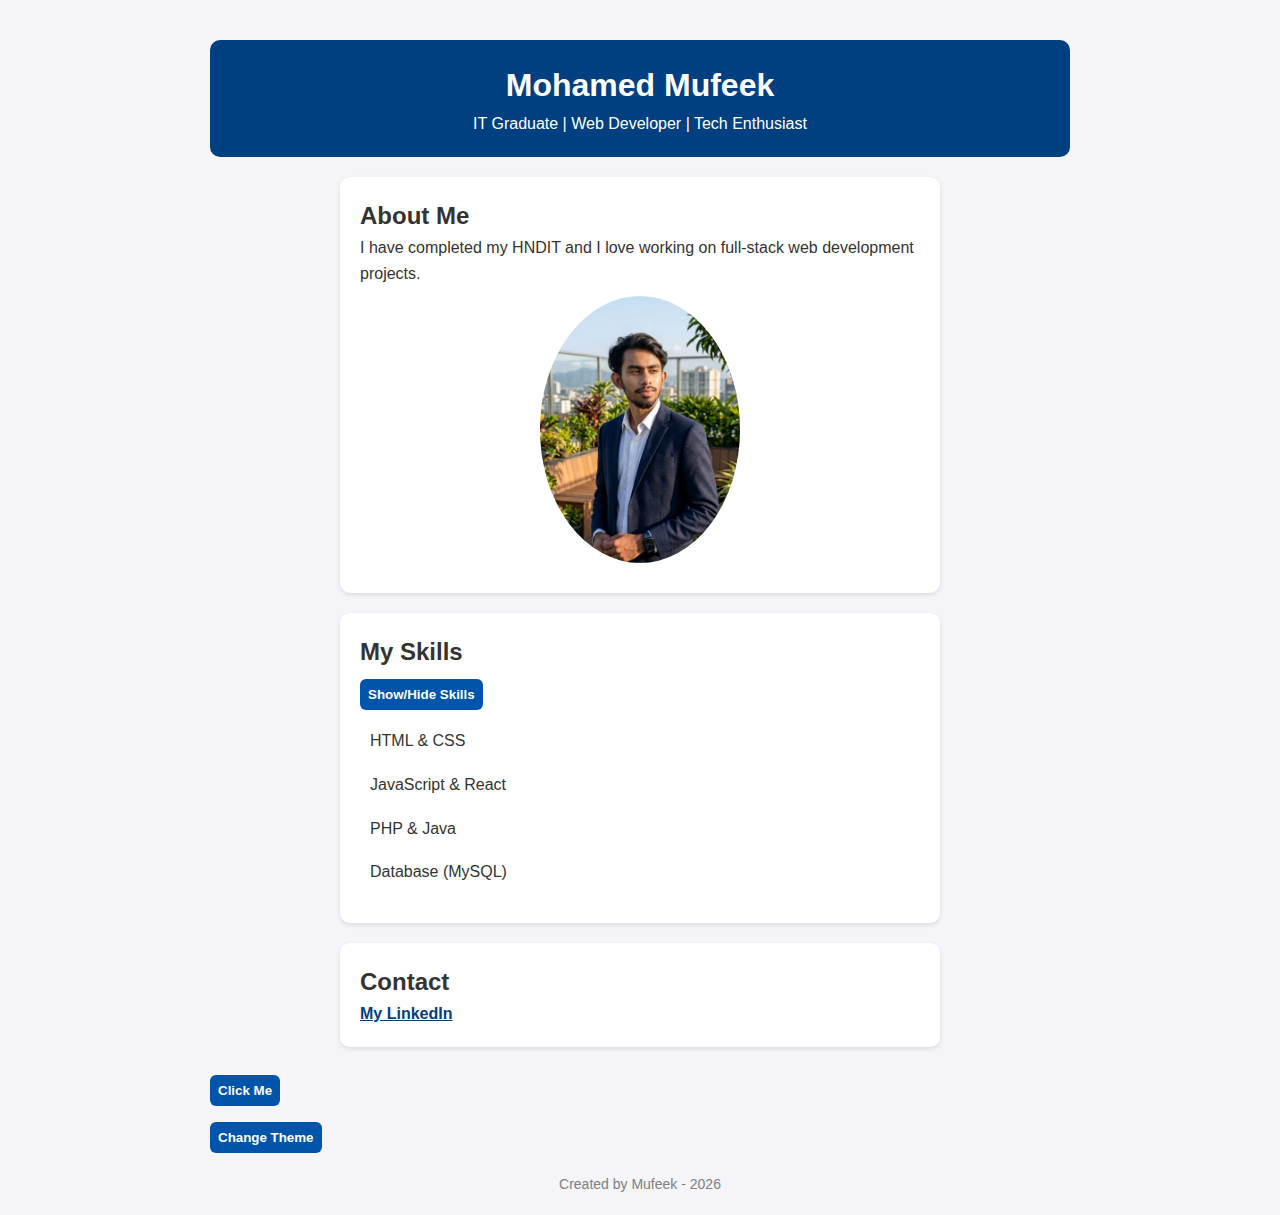
<file: HTML/Index.html>
<!DOCTYPE html>
<html lang="en">
<head>
  <meta charset="UTF-8">
  <meta name="viewport" content="width=device-width, initial-scale=1.0">
  <link rel="stylesheet" href="style.css">
  <title>Mufeek's Profile</title>
</head>
<body>
  <header>
    <h1>Mohamed Mufeek</h1>
    <p>IT Graduate | Web Developer | Tech Enthusiast</p>    
  </header>

  <main>
    <section id="about">
      <h2>About Me</h2>
      <p>I have completed my HNDIT and I love working on full-stack web development projects.</p>      
      <img src="RSJ04278.JPG" alt="Profile Picture">
    </section>

    <section id="skills">
  <h2>My Skills</h2>
  <button id="toggleSkills">Show/Hide Skills</button>
  <ul id="skillsList">
    <li>HTML & CSS</li>
    <li>JavaScript & React</li>
    <li>PHP & Java</li>
    <li>Database (MySQL)</li>
  </ul>
</section>


    <section id="contact">
      <h2>Contact</h2>
      <p><a href="https://www.linkedin.com/in/mohamed-mufeek-28983134a">My LinkedIn</a></p>
    </section>
    <button id="btn">Click Me</button>
      <p id="message"></p>
      <button id="themeBtn">Change Theme</button>
  </main>
  <footer>
    <p>Created by Mufeek - <span id="year"></span></p>
  </footer>

  <script src="script.js"></script>
</body>
</html>
</file>
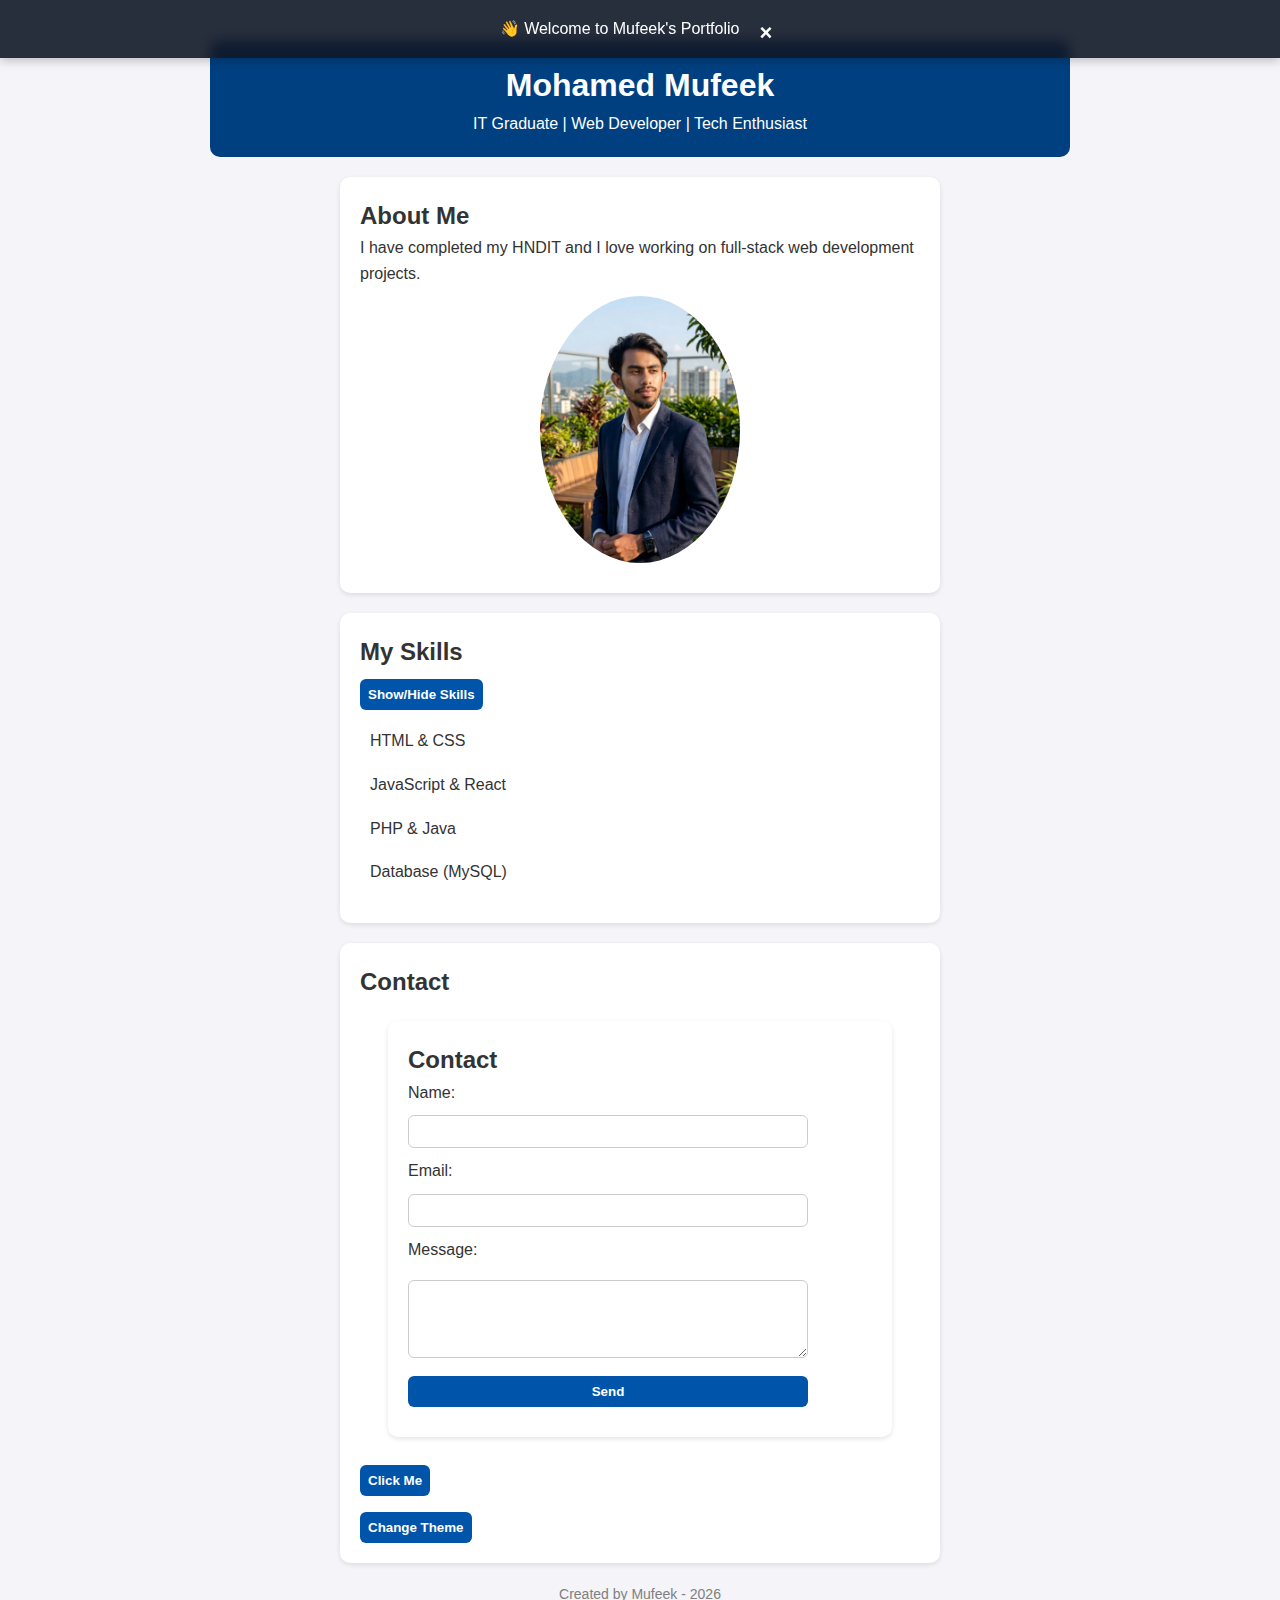
<file: HTML/index.html>
<!DOCTYPE html>
<html lang="en">
<head>
  <meta charset="UTF-8">
  <meta name="viewport" content="width=device-width, initial-scale=1.0">
  <link rel="stylesheet" href="style.css">
  <title>Mufeek's Profile</title>
</head>
<body>
   <!-- Alert Banner -->
  <div id="alertBanner" role="alert" aria-live="assertive">
    <span id="alertText">👋 Welcome to Mufeek's Portfolio</span>
    <button id="alertClose" aria-label="Close alert">×</button>
  </div>
  <header>
    <h1>Mohamed Mufeek</h1>
    <p>IT Graduate | Web Developer | Tech Enthusiast</p>    
  </header>

  <main>
    
    <section id="about">
      <h2>About Me</h2>
      <p>I have completed my HNDIT and I love working on full-stack web development projects.</p>      
      <img src="RSJ04278.JPG" alt="Profile Picture">
    </section>

    <section id="skills">
  <h2>My Skills</h2>
  <button id="toggleSkills">Show/Hide Skills</button>
  <ul id="skillsList">
    <li>HTML & CSS</li>
    <li>JavaScript & React</li>
    <li>PHP & Java</li>
    <li>Database (MySQL)</li>
  </ul>
</section>


    <section id="contact">
      <h2>Contact</h2>
      <section id="contact">
  <h2>Contact</h2>
  <form id="contactForm">
    <label for="name">Name:</label>
    <input type="text" id="name" required>

    <label for="email">Email:</label>
    <input type="email" id="email" required>

    <label for="message">Message:</label>
    <textarea id="message" rows="4" required></textarea>

    <button type="submit">Send</button>
  </form>
  <p id="formMessage"></p>
</section>

    <button id="btn">Click Me</button>
      <p id="message"></p>
      <button id="themeBtn">Change Theme</button>
  </main>
  <footer>
    <p>Created by Mufeek - <span id="year"></span></p>
  </footer>

  <script src="script.js"></script>
</body>
</html>
</file>
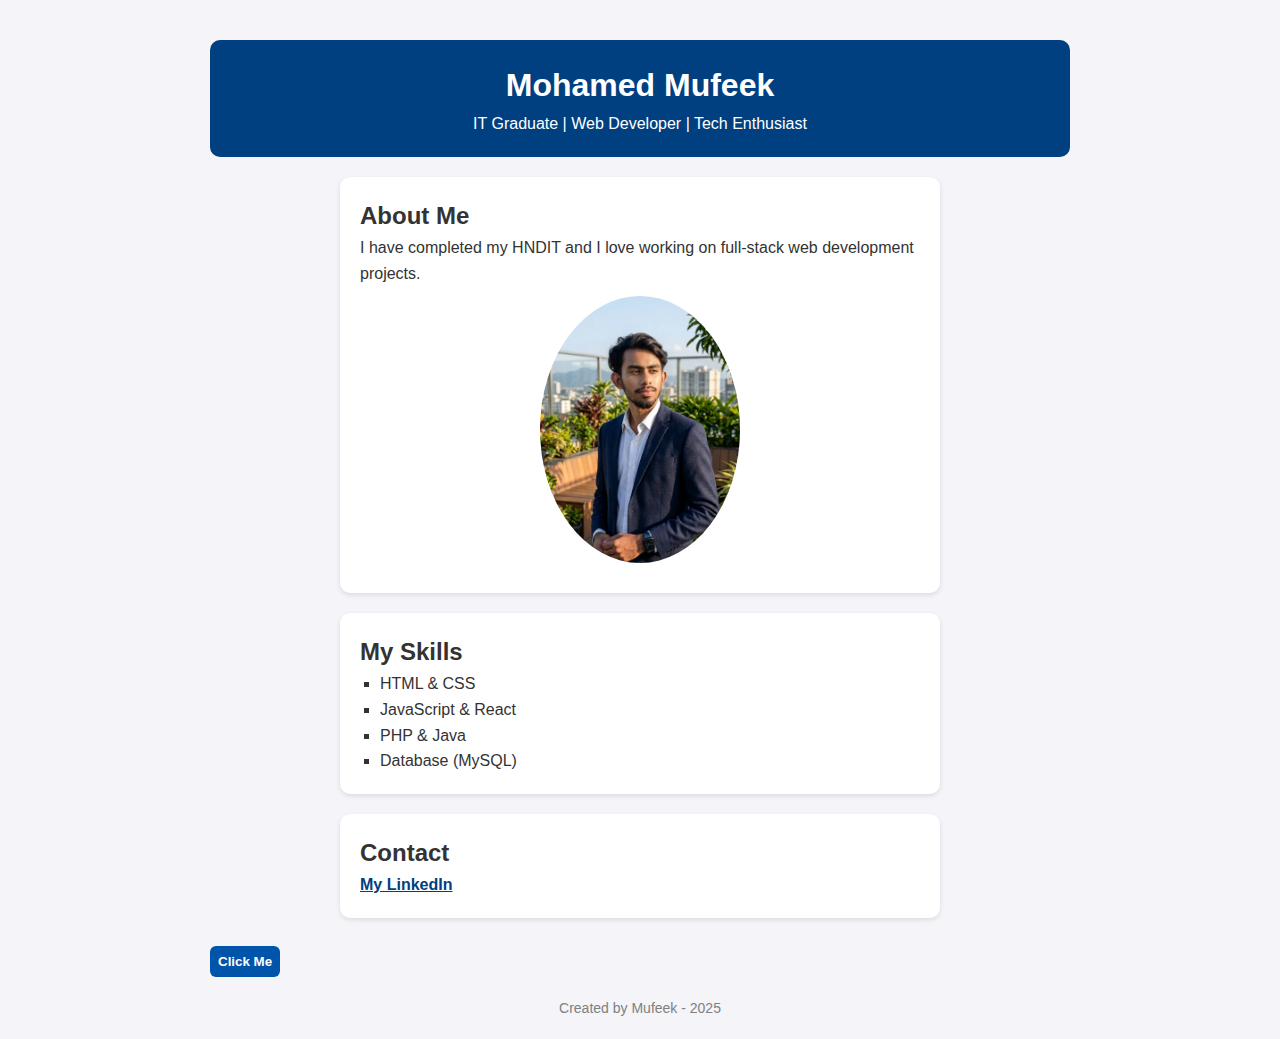
<file: HTML/profile.html>
<!DOCTYPE html>
<html lang="en">
<head>
  <meta charset="UTF-8">
  <meta name="viewport" content="width=device-width, initial-scale=1.0">
  <link rel="stylesheet" href="style.css">
  <title>Mufeek's Profile</title>
</head>
<body>
  <header>
    <h1>Mohamed Mufeek</h1>
    <p>IT Graduate | Web Developer | Tech Enthusiast</p>
  </header>

  <main>
    <section id="about">
      <h2>About Me</h2>
      <p>I have completed my HNDIT and I love working on full-stack web development projects.</p>
      <img src="RSJ04278.JPG" alt="Profile Picture">
    </section>

    <section id="skills">
      <h2>My Skills</h2>
      <ul>
        <li>HTML & CSS</li>
        <li>JavaScript & React</li>
        <li>PHP & Java</li>
        <li>Database (MySQL)</li>
      </ul>
    </section>

    <section id="contact">
      <h2>Contact</h2>
      <p><a href="https://www.linkedin.com/in/mohamed-mufeek-28983134a">My LinkedIn</a></p>
    </section>
    <button onclick="showMessage()">Click Me</button>
  </main>
  <footer>
    <p>Created by Mufeek - 2025</p>
  </footer>
  <script src="script.js"></script>
</body>
</html>
</file>
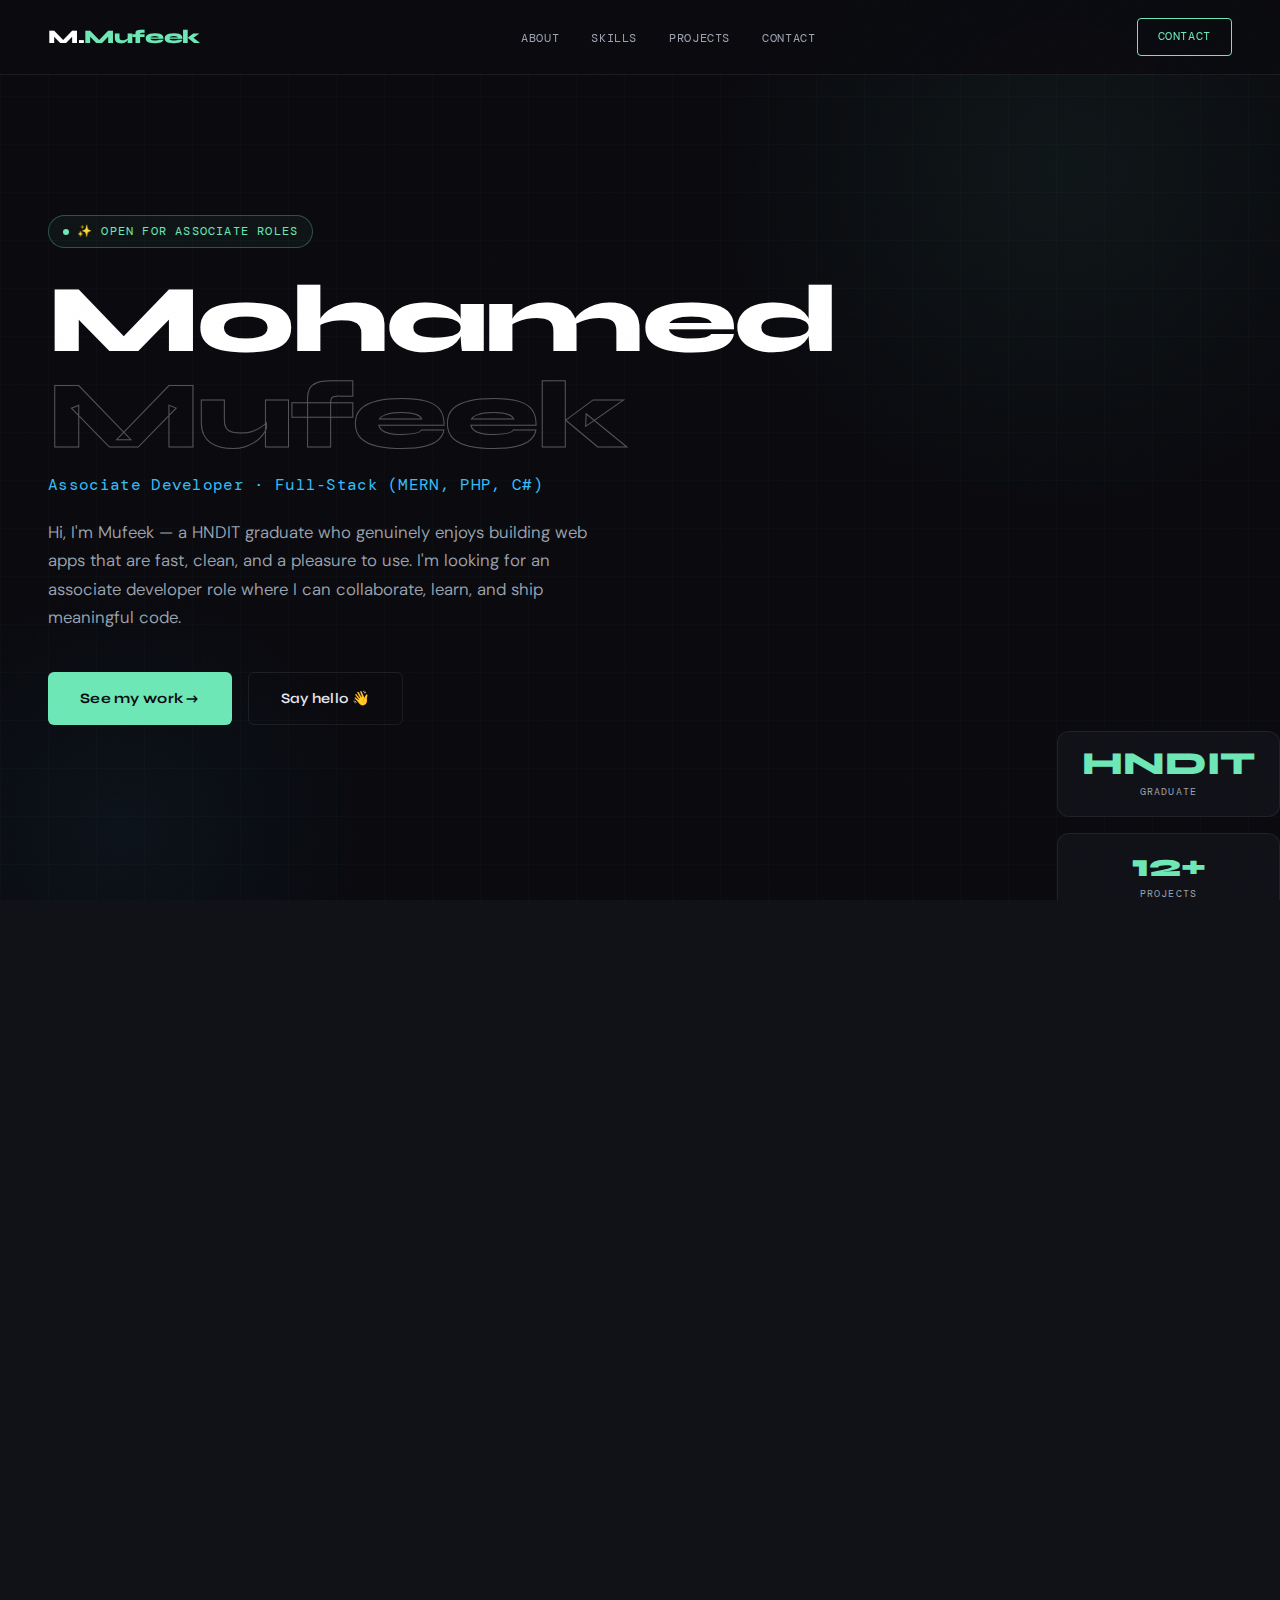
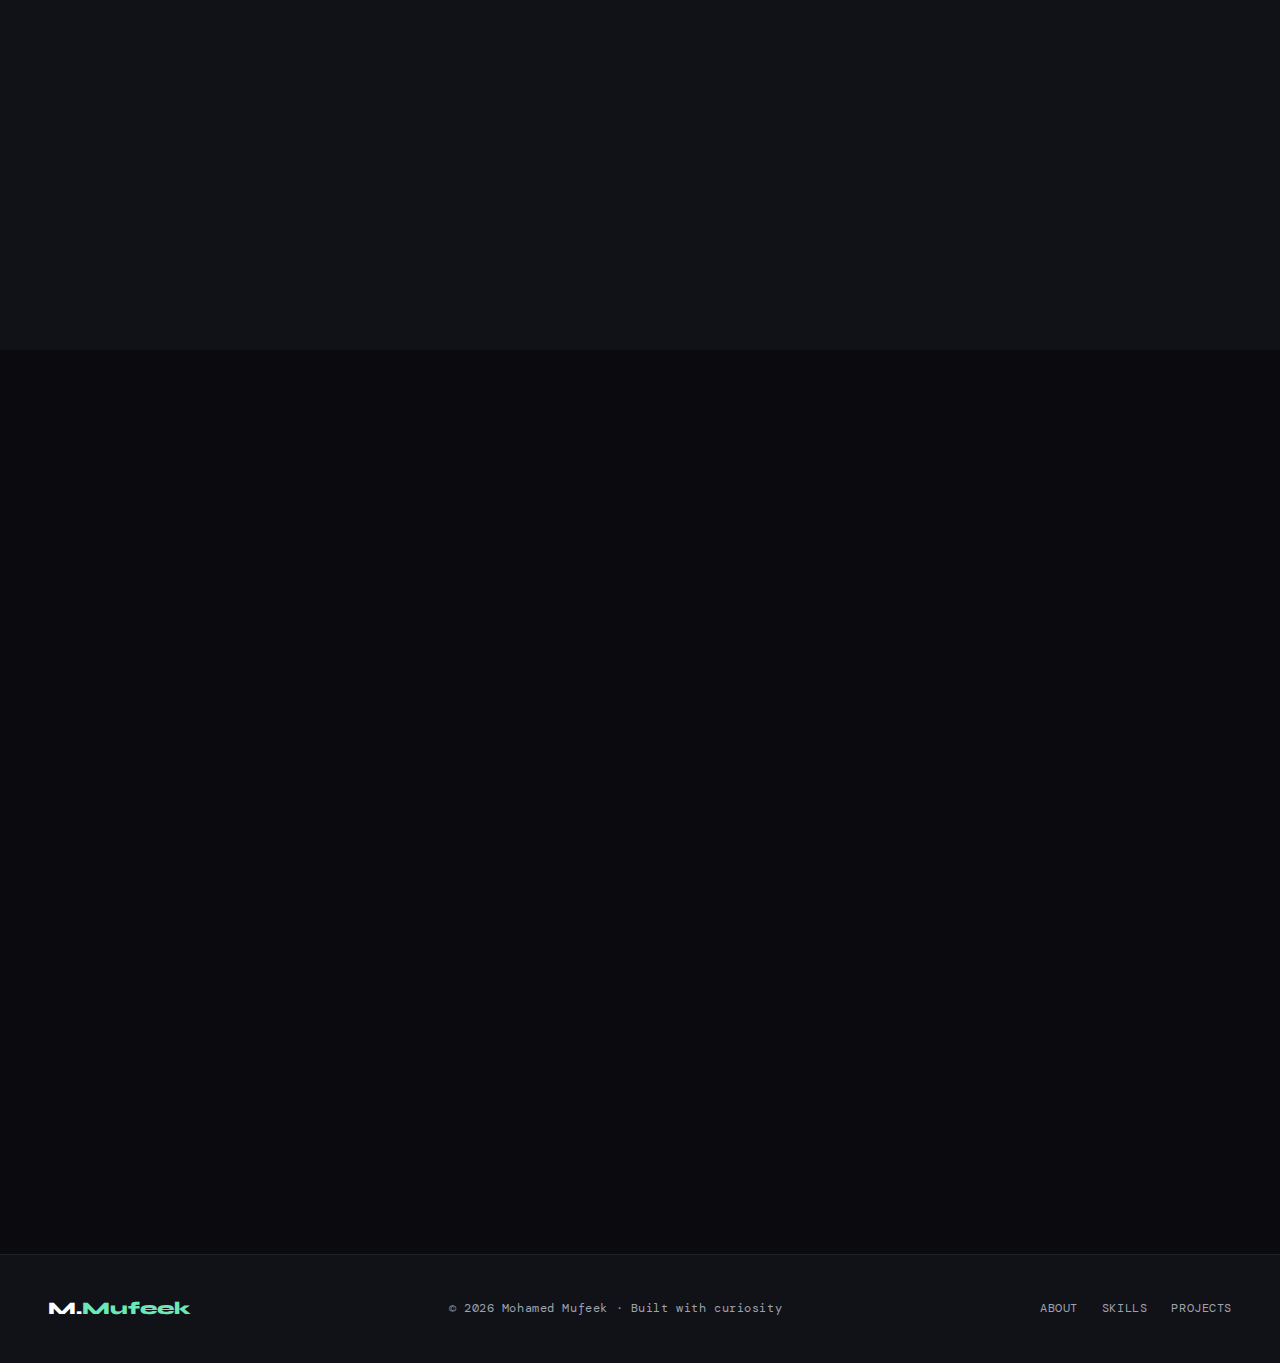
<file: HTML/Profile.html>
<!DOCTYPE html>
<html lang="en">
<head>
  <meta charset="UTF-8">
  <meta name="viewport" content="width=device-width, initial-scale=1.0">
  <title>Mohamed Mufeek — Associate Developer Portfolio</title>
  <meta name="description" content="Associate Developer skilled in MERN, PHP, Laravel, C#, Vue, MySQL, and Git. HNDIT graduate looking for full‑stack opportunities.">
  <link rel="preconnect" href="https://fonts.googleapis.com">
  <link href="https://fonts.googleapis.com/css2?family=Syne:wght@400;600;700;800&family=DM+Mono:wght@300;400;500&family=DM+Sans:wght@300;400;500;600&display=swap" rel="stylesheet">
  <style>
    :root {
      --bg: #0a0a0f;
      --surface: #111118;
      --surface2: #16161f;
      --border: rgba(255,255,255,0.07);
      --accent: #6ee7b7;
      --accent2: #38bdf8;
      --accent3: #a78bfa;
      --text: #e8e8f0;
      --muted: #9ca3af;
      --heading: #ffffff;
      --glow: rgba(110,231,183,0.15);
    }

    *, *::before, *::after { box-sizing: border-box; margin: 0; padding: 0; }

    html { scroll-behavior: smooth; }

    body {
      font-family: 'DM Sans', sans-serif;
      background: var(--bg);
      color: var(--text);
      line-height: 1.6;
      overflow-x: hidden;
    }

    body::before {
      content: '';
      position: fixed;
      inset: 0;
      background-image: url("data:image/svg+xml,%3Csvg viewBox='0 0 256 256' xmlns='http://www.w3.org/2000/svg'%3E%3Cfilter id='noise'%3E%3CfeTurbulence type='fractalNoise' baseFrequency='0.9' numOctaves='4' stitchTiles='stitch'/%3E%3C/filter%3E%3Crect width='100%25' height='100%25' filter='url(%23noise)' opacity='0.03'/%3E%3C/svg%3E");
      pointer-events: none;
      z-index: 9999;
      opacity: 0.3;
    }

    ::-webkit-scrollbar { width: 4px; }
    ::-webkit-scrollbar-track { background: var(--bg); }
    ::-webkit-scrollbar-thumb { background: var(--accent); border-radius: 2px; }

    nav {
      position: fixed;
      top: 0; left: 0; right: 0;
      z-index: 100;
      display: flex;
      justify-content: space-between;
      align-items: center;
      padding: 18px 48px;
      background: rgba(10,10,15,0.85);
      backdrop-filter: blur(16px);
      border-bottom: 1px solid var(--border);
      transition: padding 0.2s ease;
    }

    .nav-logo {
      font-family: 'Syne', sans-serif;
      font-weight: 800;
      font-size: 1.2rem;
      color: var(--heading);
      letter-spacing: -0.02em;
    }

    .nav-logo span { color: var(--accent); }

    .nav-links {
      display: flex;
      gap: 32px;
      list-style: none;
    }

    .nav-links a {
      font-family: 'DM Mono', monospace;
      font-size: 0.78rem;
      color: var(--muted);
      text-decoration: none;
      letter-spacing: 0.05em;
      text-transform: uppercase;
      transition: color 0.2s;
    }

    .nav-links a:hover { color: var(--accent); }

    .nav-cta {
      font-family: 'DM Mono', monospace;
      font-size: 0.78rem;
      padding: 8px 20px;
      border: 1px solid var(--accent);
      color: var(--accent);
      border-radius: 4px;
      text-decoration: none;
      letter-spacing: 0.05em;
      text-transform: uppercase;
      transition: all 0.2s;
    }

    .nav-cta:hover {
      background: var(--accent);
      color: var(--bg);
    }

    .hamburger {
      display: none;
      flex-direction: column;
      gap: 5px;
      cursor: pointer;
      background: none;
      border: none;
      padding: 4px;
    }

    .hamburger span {
      display: block;
      width: 24px;
      height: 2px;
      background: var(--text);
      border-radius: 2px;
      transition: all 0.3s;
    }

    #hero {
      min-height: 100vh;
      display: flex;
      align-items: center;
      padding: 100px 48px 60px;
      position: relative;
      overflow: hidden;
    }

    .hero-grid-bg {
      position: absolute;
      inset: 0;
      background-image:
        linear-gradient(rgba(110,231,183,0.02) 1px, transparent 1px),
        linear-gradient(90deg, rgba(110,231,183,0.02) 1px, transparent 1px);
      background-size: 48px 48px;
    }

    .hero-glow {
      position: absolute;
      top: -20%;
      right: -10%;
      width: 700px;
      height: 700px;
      background: radial-gradient(circle, rgba(110,231,183,0.06) 0%, transparent 70%);
      pointer-events: none;
    }

    .hero-glow2 {
      position: absolute;
      bottom: -20%;
      left: -10%;
      width: 500px;
      height: 500px;
      background: radial-gradient(circle, rgba(56,189,248,0.05) 0%, transparent 70%);
      pointer-events: none;
    }

    .hero-content {
      position: relative;
      max-width: 900px;
    }

    .hero-badge {
      display: inline-flex;
      align-items: center;
      gap: 8px;
      font-family: 'DM Mono', monospace;
      font-size: 0.75rem;
      color: var(--accent);
      letter-spacing: 0.1em;
      text-transform: uppercase;
      margin-bottom: 24px;
      padding: 6px 14px;
      border: 1px solid rgba(110,231,183,0.3);
      border-radius: 100px;
      background: rgba(110,231,183,0.05);
      animation: fadeUp 0.6s ease both;
    }

    .hero-badge::before {
      content: '';
      width: 6px; height: 6px;
      background: var(--accent);
      border-radius: 50%;
      animation: pulse 2s infinite;
    }

    @keyframes pulse {
      0%, 100% { opacity: 1; transform: scale(1); }
      50% { opacity: 0.5; transform: scale(0.7); }
    }

    .hero-name {
      font-family: 'Syne', sans-serif;
      font-size: clamp(3rem, 8vw, 6rem);
      font-weight: 800;
      line-height: 1;
      letter-spacing: -0.03em;
      color: var(--heading);
      margin-bottom: 8px;
      animation: fadeUp 0.6s 0.1s ease both;
    }

    .hero-name .line2 {
      color: transparent;
      -webkit-text-stroke: 1px rgba(255,255,255,0.3);
    }

    .hero-role {
      font-family: 'DM Mono', monospace;
      font-size: clamp(0.85rem, 2vw, 1rem);
      color: var(--accent2);
      margin-bottom: 20px;
      letter-spacing: 0.02em;
      animation: fadeUp 0.6s 0.2s ease both;
    }

    .hero-desc {
      font-size: 1.05rem;
      color: var(--muted);
      max-width: 560px;
      margin-bottom: 40px;
      font-weight: 350;
      animation: fadeUp 0.6s 0.3s ease both;
      line-height: 1.7;
    }

    .hero-actions {
      display: flex;
      gap: 16px;
      flex-wrap: wrap;
      animation: fadeUp 0.6s 0.4s ease both;
    }

    .btn-primary {
      display: inline-flex;
      align-items: center;
      gap: 8px;
      padding: 14px 32px;
      background: var(--accent);
      color: var(--bg);
      font-family: 'Syne', sans-serif;
      font-weight: 700;
      font-size: 0.9rem;
      border-radius: 6px;
      text-decoration: none;
      letter-spacing: 0.02em;
      transition: all 0.25s;
      border: none;
      cursor: pointer;
    }

    .btn-primary:hover {
      transform: translateY(-2px);
      box-shadow: 0 8px 30px rgba(110,231,183,0.3);
    }

    .btn-outline {
      display: inline-flex;
      align-items: center;
      gap: 8px;
      padding: 14px 32px;
      border: 1px solid var(--border);
      color: var(--text);
      font-family: 'Syne', sans-serif;
      font-weight: 600;
      font-size: 0.9rem;
      border-radius: 6px;
      text-decoration: none;
      letter-spacing: 0.02em;
      transition: all 0.25s;
      background: transparent;
      cursor: pointer;
    }

    .btn-outline:hover {
      border-color: var(--accent);
      color: var(--accent);
      transform: translateY(-2px);
    }

    .hero-stats {
      position: absolute;
      right: 0;
      bottom: -20px;
      display: flex;
      flex-direction: column;
      gap: 16px;
      animation: fadeUp 0.6s 0.5s ease both;
    }

    .stat-card {
      background: var(--surface);
      border: 1px solid var(--border);
      border-radius: 12px;
      padding: 16px 24px;
      text-align: center;
      min-width: 120px;
    }

    .stat-num {
      font-family: 'Syne', sans-serif;
      font-size: 2rem;
      font-weight: 800;
      color: var(--accent);
      line-height: 1;
    }

    .stat-label {
      font-family: 'DM Mono', monospace;
      font-size: 0.65rem;
      color: var(--muted);
      text-transform: uppercase;
      letter-spacing: 0.1em;
      margin-top: 4px;
    }

    @keyframes fadeUp {
      from { opacity: 0; transform: translateY(24px); }
      to { opacity: 1; transform: translateY(0); }
    }

    section { padding: 100px 48px; }

    .section-label {
      font-family: 'DM Mono', monospace;
      font-size: 0.72rem;
      color: var(--accent);
      letter-spacing: 0.15em;
      text-transform: uppercase;
      margin-bottom: 12px;
    }

    .section-title {
      font-family: 'Syne', sans-serif;
      font-size: clamp(2rem, 4vw, 3rem);
      font-weight: 800;
      color: var(--heading);
      letter-spacing: -0.02em;
      line-height: 1.1;
      margin-bottom: 16px;
    }

    .section-sub {
      color: var(--muted);
      max-width: 520px;
      font-weight: 350;
      margin-bottom: 60px;
    }

    .container { max-width: 1100px; margin: 0 auto; }

    #about { background: var(--surface); }

    .about-grid {
      display: grid;
      grid-template-columns: 1fr 1fr;
      gap: 80px;
      align-items: center;
    }

    .about-img-wrap { position: relative; }

    .about-img-frame {
      width: 100%;
      aspect-ratio: 1;
      max-width: 380px;
      border-radius: 20px;
      background: var(--surface2);
      border: 1px solid var(--border);
      overflow: hidden;
      position: relative;
    }

    .about-img-frame img {
      width: 100%;
      height: 100%;
      object-fit: cover;
      display: block;
    }

    .about-img-frame .placeholder-avatar {
      width: 100%;
      height: 100%;
      display: flex;
      align-items: center;
      justify-content: center;
      font-size: 5rem;
      background: var(--surface2);
      color: var(--accent);
    }

    .about-img-accent {
      position: absolute;
      bottom: -20px;
      right: -20px;
      width: 180px;
      height: 180px;
      border: 2px solid var(--accent);
      border-radius: 16px;
      z-index: -1;
    }

    .about-tag-row {
      display: flex;
      gap: 10px;
      flex-wrap: wrap;
      margin-bottom: 28px;
    }

    .tag {
      font-family: 'DM Mono', monospace;
      font-size: 0.72rem;
      padding: 5px 12px;
      border-radius: 100px;
      background: rgba(110,231,183,0.08);
      border: 1px solid rgba(110,231,183,0.2);
      color: var(--accent);
      letter-spacing: 0.05em;
    }

    .about-text {
      font-size: 1rem;
      color: var(--muted);
      font-weight: 350;
      line-height: 1.8;
      margin-bottom: 20px;
    }

    .about-highlight {
      color: var(--text);
      font-weight: 450;
    }

    #skills { background: var(--bg); }

    .skills-grid {
      display: grid;
      grid-template-columns: repeat(auto-fit, minmax(240px, 1fr));
      gap: 16px;
    }

    .skill-category {
      background: var(--surface);
      border: 1px solid var(--border);
      border-radius: 16px;
      padding: 28px;
      transition: all 0.3s;
      position: relative;
      overflow: hidden;
    }

    .skill-category::before {
      content: '';
      position: absolute;
      top: 0; left: 0; right: 0;
      height: 2px;
      border-radius: 2px 2px 0 0;
    }

    .skill-category.frontend::before { background: linear-gradient(90deg, var(--accent), var(--accent2)); }
    .skill-category.backend::before { background: linear-gradient(90deg, var(--accent2), var(--accent3)); }
    .skill-category.database::before { background: linear-gradient(90deg, var(--accent3), var(--accent)); }
    .skill-category.tools::before { background: linear-gradient(90deg, var(--accent), var(--accent3)); }

    .skill-category:hover {
      border-color: rgba(110,231,183,0.2);
      transform: translateY(-4px);
      box-shadow: 0 20px 40px rgba(0,0,0,0.3);
    }

    .skill-cat-icon { font-size: 1.8rem; margin-bottom: 12px; }
    .skill-cat-name {
      font-family: 'Syne', sans-serif;
      font-weight: 700;
      font-size: 1rem;
      color: var(--heading);
      margin-bottom: 16px;
      letter-spacing: -0.01em;
    }
    .skill-tags { display: flex; flex-wrap: wrap; gap: 8px; }
    .skill-pill {
      font-family: 'DM Mono', monospace;
      font-size: 0.7rem;
      padding: 4px 10px;
      border-radius: 6px;
      background: var(--surface2);
      color: var(--text);
      border: 1px solid var(--border);
      letter-spacing: 0.03em;
      transition: all 0.2s;
    }
    .skill-pill:hover {
      background: rgba(110,231,183,0.08);
      border-color: rgba(110,231,183,0.3);
      color: var(--accent);
    }

    #projects { background: var(--surface); }

    .projects-grid {
      display: grid;
      grid-template-columns: repeat(auto-fit, minmax(320px, 1fr));
      gap: 24px;
    }

    .project-card {
      background: var(--bg);
      border: 1px solid var(--border);
      border-radius: 20px;
      padding: 32px;
      transition: all 0.3s;
      display: flex;
      flex-direction: column;
      gap: 16px;
      position: relative;
      overflow: hidden;
    }

    .project-card::after {
      content: '';
      position: absolute;
      inset: 0;
      background: linear-gradient(135deg, rgba(110,231,183,0.03), transparent);
      opacity: 0;
      transition: opacity 0.3s;
    }

    .project-card:hover {
      border-color: rgba(110,231,183,0.25);
      transform: translateY(-6px);
      box-shadow: 0 24px 48px rgba(0,0,0,0.4);
    }
    .project-card:hover::after { opacity: 1; }

    .project-num {
      font-family: 'DM Mono', monospace;
      font-size: 0.7rem;
      color: var(--muted);
      letter-spacing: 0.1em;
    }
    .project-title {
      font-family: 'Syne', sans-serif;
      font-size: 1.3rem;
      font-weight: 700;
      color: var(--heading);
      letter-spacing: -0.02em;
    }
    .project-desc {
      color: var(--muted);
      font-size: 0.9rem;
      font-weight: 350;
      flex: 1;
      line-height: 1.7;
    }
    .project-stack { display: flex; flex-wrap: wrap; gap: 6px; }
    .stack-tag {
      font-family: 'DM Mono', monospace;
      font-size: 0.65rem;
      padding: 3px 8px;
      background: rgba(56,189,248,0.08);
      border: 1px solid rgba(56,189,248,0.2);
      color: var(--accent2);
      border-radius: 4px;
    }
    .project-link {
      display: inline-flex;
      align-items: center;
      gap: 6px;
      font-family: 'DM Mono', monospace;
      font-size: 0.75rem;
      color: var(--accent);
      text-decoration: none;
      letter-spacing: 0.05em;
      margin-top: 4px;
      transition: gap 0.2s;
    }
    .project-link:hover { gap: 10px; }

    #contact { background: var(--bg); }
    .contact-grid {
      display: grid;
      grid-template-columns: 1fr 1.4fr;
      gap: 80px;
      align-items: start;
    }
    .contact-info h3 {
      font-family: 'Syne', sans-serif;
      font-size: 1.5rem;
      font-weight: 700;
      color: var(--heading);
      margin-bottom: 16px;
    }
    .contact-info p {
      color: var(--muted);
      font-weight: 350;
      margin-bottom: 36px;
      line-height: 1.7;
    }
    .contact-links {
      display: flex;
      flex-direction: column;
      gap: 14px;
    }
    .contact-link-item {
      display: flex;
      align-items: center;
      gap: 12px;
      color: var(--text);
      text-decoration: none;
      font-size: 0.9rem;
      transition: color 0.2s;
    }
    .contact-link-item:hover { color: var(--accent); }
    .contact-link-icon {
      width: 36px; height: 36px;
      background: var(--surface);
      border: 1px solid var(--border);
      border-radius: 8px;
      display: flex;
      align-items: center;
      justify-content: center;
      font-size: 1rem;
      flex-shrink: 0;
    }
    .contact-form {
      background: var(--surface);
      border: 1px solid var(--border);
      border-radius: 20px;
      padding: 40px;
    }
    .form-group { margin-bottom: 20px; }
    .form-label {
      font-family: 'DM Mono', monospace;
      font-size: 0.72rem;
      color: var(--muted);
      letter-spacing: 0.1em;
      text-transform: uppercase;
      display: block;
      margin-bottom: 8px;
    }
    .form-input {
      width: 100%;
      background: var(--bg);
      border: 1px solid var(--border);
      border-radius: 8px;
      padding: 12px 16px;
      color: var(--text);
      font-family: 'DM Sans', sans-serif;
      font-size: 0.9rem;
      outline: none;
      transition: border-color 0.2s;
    }
    .form-input:focus {
      border-color: rgba(110,231,183,0.4);
      box-shadow: 0 0 0 3px rgba(110,231,183,0.05);
    }
    textarea.form-input { resize: vertical; min-height: 120px; }
    .form-row { display: grid; grid-template-columns: 1fr 1fr; gap: 16px; }
    #formMessage { margin-top: 12px; font-family: 'DM Mono', monospace; font-size: 0.8rem; }

    footer {
      background: var(--surface);
      border-top: 1px solid var(--border);
      padding: 40px 48px;
      display: flex;
      justify-content: space-between;
      align-items: center;
      flex-wrap: wrap;
      gap: 16px;
    }
    .footer-logo {
      font-family: 'Syne', sans-serif;
      font-weight: 800;
      font-size: 1.1rem;
      color: var(--heading);
    }
    .footer-logo span { color: var(--accent); }
    .footer-text {
      font-family: 'DM Mono', monospace;
      font-size: 0.72rem;
      color: var(--muted);
      letter-spacing: 0.05em;
    }
    .footer-links { display: flex; gap: 24px; }
    .footer-links a {
      font-family: 'DM Mono', monospace;
      font-size: 0.72rem;
      color: var(--muted);
      text-decoration: none;
      letter-spacing: 0.05em;
      text-transform: uppercase;
      transition: color 0.2s;
    }
    .footer-links a:hover { color: var(--accent); }

    .reveal { opacity: 0; transform: translateY(30px); transition: opacity 0.7s ease, transform 0.7s ease; }
    .reveal.visible { opacity: 1; transform: translateY(0); }

    @media (max-width: 768px) {
      nav { padding: 16px 24px; }
      .nav-links, .nav-cta { display: none; }
      .nav-links.open {
        display: flex;
        flex-direction: column;
        position: absolute;
        top: 100%;
        left: 0; right: 0;
        background: rgba(10,10,15,0.98);
        padding: 24px;
        gap: 20px;
        border-bottom: 1px solid var(--border);
      }
      .hamburger { display: flex; }
      section { padding: 80px 24px; }
      #hero { padding: 120px 24px 80px; }
      .hero-stats { display: none; }
      .about-grid { grid-template-columns: 1fr; gap: 40px; }
      .about-img-wrap { max-width: 280px; }
      .contact-grid { grid-template-columns: 1fr; gap: 48px; }
      .form-row { grid-template-columns: 1fr; }
      footer { flex-direction: column; text-align: center; padding: 32px 24px; }
    }
    @media (max-width: 480px) {
      .hero-name { font-size: 2.8rem; }
      .projects-grid { grid-template-columns: 1fr; }
      .skills-grid { grid-template-columns: 1fr; }
    }
  </style>
</head>
<body>

  <nav id="navbar">
    <div class="nav-logo">M.<span>Mufeek</span></div>
    <ul class="nav-links" id="navLinks">
      <li><a href="#about">About</a></li>
      <li><a href="#skills">Skills</a></li>
      <li><a href="#projects">Projects</a></li>
      <li><a href="#contact">Contact</a></li>
    </ul>
    <a href="#contact" class="nav-cta">Contact</a>
    <button class="hamburger" id="hamburger" aria-label="Menu">
      <span></span><span></span><span></span>
    </button>
  </nav>

  <section id="hero">
    <div class="hero-grid-bg"></div>
    <div class="hero-glow"></div>
    <div class="hero-glow2"></div>
    <div class="hero-content">
      <div class="hero-badge">✨ Open for associate roles</div>
      <h1 class="hero-name">
        Mohamed<br>
        <span class="line2">Mufeek</span>
      </h1>
      <p class="hero-role">Associate Developer · Full‑Stack (MERN, PHP, C#)</p>
      <p class="hero-desc">Hi, I'm Mufeek — a HNDIT graduate who genuinely enjoys building web apps that are fast, clean, and a pleasure to use. I'm looking for an associate developer role where I can collaborate, learn, and ship meaningful code.</p>
      <div class="hero-actions">
        <a href="#projects" class="btn-primary">See my work →</a>
        <a href="#contact" class="btn-outline">Say hello 👋</a>
      </div>
    </div>
    <div class="hero-stats">
      <div class="stat-card"><div class="stat-num">HNDIT</div><div class="stat-label">Graduate</div></div>
      <div class="stat-card"><div class="stat-num">12+</div><div class="stat-label">Projects</div></div>
    </div>
  </section>

  <section id="about">
    <div class="container">
      <div class="about-grid">
        <div class="about-img-wrap reveal">
          <div class="about-img-frame">
            <img src="RSJ04278.JPG" alt="Mohamed Mufeek portrait" onerror="this.style.display='none'; this.parentElement.querySelector('.placeholder-avatar').style.display='flex'">
            <div class="placeholder-avatar" style="display:none;">🧑‍💻</div>
          </div>
          <div class="about-img-accent"></div>
        </div>
        <div class="reveal">
          <div class="section-label">// Who I am</div>
          <h2 class="section-title">Code, coffee & curiosity</h2>
          <div class="about-tag-row">
            <span class="tag">Full‑stack dev</span>
            <span class="tag">HNDIT grad</span>
            <span class="tag">Collaborative</span>
          </div>
          <p class="about-text">I'm <span class="about-highlight">Mohamed Mufeek</span>, a passionate developer from Sri Lanka. I recently completed my HNDIT and I'm excited to start my career as an associate developer. I love turning ideas into clean, functional web applications — whether it's a React dashboard or a Laravel e‑commerce backend.</p>
          <p class="about-text">I work with <span class="about-highlight">MERN, Vue, PHP/Laravel, and C#</span>. On the database side, I'm comfortable with MySQL, MongoDB, and SQLite. I also care deeply about readable code, Git workflows, and building things that actually help people. Outside of coding, I contribute to open‑source, read tech blogs, and enjoy a good game of chess.</p>
          <a href="#contact" class="btn-primary" style="margin-top:8px; display:inline-flex;">Let's connect →</a>
        </div>
      </div>
    </div>
  </section>

  <section id="skills">
    <div class="container">
      <div class="reveal">
        <div class="section-label">// Tools I rely on</div>
        <h2 class="section-title">Tech & expertise</h2>
        <p class="section-sub">Here are the technologies I use daily — from frontend frameworks to backend logic and databases.</p>
      </div>
      <div class="skills-grid">
        <div class="skill-category frontend reveal"><div class="skill-cat-icon">🖥️</div><div class="skill-cat-name">Frontend</div><div class="skill-tags"><span class="skill-pill">HTML5/CSS3</span><span class="skill-pill">JavaScript (ES6+)</span><span class="skill-pill">React</span><span class="skill-pill">Vue.js</span><span class="skill-pill">Blade (Laravel)</span><span class="skill-pill">Responsive UI</span></div></div>
        <div class="skill-category backend reveal"><div class="skill-cat-icon">⚙️</div><div class="skill-cat-name">Backend</div><div class="skill-tags"><span class="skill-pill">Node.js</span><span class="skill-pill">Express.js</span><span class="skill-pill">PHP</span><span class="skill-pill">Laravel</span><span class="skill-pill">C# / .NET</span><span class="skill-pill">RESTful APIs</span></div></div>
        <div class="skill-category database reveal"><div class="skill-cat-icon">🗄️</div><div class="skill-cat-name">Databases</div><div class="skill-tags"><span class="skill-pill">MySQL</span><span class="skill-pill">MongoDB</span><span class="skill-pill">SQLite</span><span class="skill-pill">Schema Design</span><span class="skill-pill">Query Optimization</span></div></div>
        <div class="skill-category tools reveal"><div class="skill-cat-icon">🛠️</div><div class="skill-cat-name">Dev & CS</div><div class="skill-tags"><span class="skill-pill">Git/GitHub</span><span class="skill-pill">Data Structures</span><span class="skill-pill">Algorithms</span><span class="skill-pill">Agile / Scrum</span><span class="skill-pill">VS Code</span><span class="skill-pill">OOP</span></div></div>
      </div>
    </div>
  </section>

  <section id="projects">
    <div class="container">
      <div class="reveal">
        <div class="section-label">// Real projects, real learning</div>
        <h2 class="section-title">Things I've built</h2>
        <p class="section-sub">Each project helped me grow as a developer — from full‑stack apps to desktop tools.</p>
      </div>
      <div class="projects-grid">
        <div class="project-card reveal"><div class="project-num">01 — MERN stack</div><div class="project-title">TaskFlow</div><p class="project-desc">A collaborative task manager with drag‑and‑drop boards, JWT auth, and real‑time updates. I built this to learn how to structure a full MERN app with clean state management.</p><div class="project-stack"><span class="stack-tag">MongoDB</span><span class="stack-tag">Express</span><span class="stack-tag">React</span><span class="stack-tag">Node.js</span></div><a href="#" class="project-link">Case study →</a></div>
        <div class="project-card reveal"><div class="project-num">02 — Laravel / PHP</div><div class="project-title">UrbanCart</div><p class="project-desc">An e‑commerce platform built with Laravel and Blade: product catalog, shopping cart, order processing, and MySQL. I focused on MVC structure and secure authentication.</p><div class="project-stack"><span class="stack-tag">PHP</span><span class="stack-tag">Laravel</span><span class="stack-tag">Blade</span><span class="stack-tag">MySQL</span></div><a href="#" class="project-link">Case study →</a></div>
        <div class="project-card reveal"><div class="project-num">03 — Vue.js</div><div class="project-title">Analytics Dashboard</div><p class="project-desc">A Vue 3 SPA that visualizes sales data using Chart.js and fetches data from a REST API. I enjoyed building reusable components and making the UI responsive.</p><div class="project-stack"><span class="stack-tag">Vue.js</span><span class="stack-tag">REST API</span><span class="stack-tag">SQLite</span><span class="stack-tag">Chart.js</span></div><a href="#" class="project-link">Case study →</a></div>
        <div class="project-card reveal"><div class="project-num">04 — C# / .NET</div><div class="project-title">StockWise</div><p class="project-desc">Desktop inventory system using C# and MySQL. I implemented CRUD operations, generated dynamic reports, and used efficient data structures for search/filter.</p><div class="project-stack"><span class="stack-tag">C#</span><span class="stack-tag">MySQL</span><span class="stack-tag">.NET</span><span class="stack-tag">Data Structures</span></div><a href="#" class="project-link">Case study →</a></div>
      </div>
    </div>
  </section>

  <section id="contact">
    <div class="container">
      <div class="reveal">
        <div class="section-label">// Let's chat</div>
        <h2 class="section-title">Reach out</h2>
        <p class="section-sub">I'm actively looking for associate developer roles — if you have a project or opportunity, I'd love to hear from you.</p>
      </div>
      <div class="contact-grid">
        <div class="reveal">
          <div class="contact-info">
            <h3>Let’s build something real</h3>
            <p>I reply to all messages within 24 hours. Whether it's a full‑time role, freelance collaboration, or just a tech chat — my inbox is open.</p>
            <div class="contact-links">
              <a href="mailto:mhdmufeek@gmail.com" class="contact-link-item"><div class="contact-link-icon">✉️</div> mhdmufeek@gmail.com</a>
              <a href="https://github.com/MHDMufeek" target="_blank" class="contact-link-item"><div class="contact-link-icon">🐙</div> github.com/MHDMufeek</a>
              <a href="https://linkedin.com/in/mohamed-mufeek-28983134a" target="_blank" class="contact-link-item"><div class="contact-link-icon">💼</div> linkedin.com/in/mohamed-mufeek-28983134a</a>
              <a href="#" class="contact-link-item"><div class="contact-link-icon">📍</div> Sri Lanka (remote / hybrid)</a>
            </div>
            <p style="margin-top: 24px; font-size: 0.85rem; color: var(--muted);">📄 Resume & portfolio references available on request.</p>
          </div>
        </div>
        <div class="contact-form reveal">
          <form id="contactForm">
            <div class="form-row">
              <div class="form-group"><label class="form-label" for="name">Name</label><input type="text" id="name" class="form-input" placeholder="Your name" required></div>
              <div class="form-group"><label class="form-label" for="email">Email</label><input type="email" id="email" class="form-input" placeholder="you@company.com" required></div>
            </div>
            <div class="form-group"><label class="form-label" for="subject">Subject</label><input type="text" id="subject" class="form-input" placeholder="Opportunity / Collaboration"></div>
            <div class="form-group"><label class="form-label" for="messageInput">Message</label><textarea id="messageInput" class="form-input" rows="5" placeholder="Tell me about the role or project — I'm all ears!" required></textarea></div>
            <button type="submit" class="btn-primary" style="width:100%; justify-content:center;">Send message →</button>
            <p id="formMessage"></p>
          </form>
        </div>
      </div>
    </div>
  </section>

  <footer>
    <div class="footer-logo">M.<span>Mufeek</span></div>
    <p class="footer-text">© <span id="year"></span> Mohamed Mufeek · Built with curiosity</p>
    <div class="footer-links"><a href="#about">About</a><a href="#skills">Skills</a><a href="#projects">Projects</a></div>
  </footer>

  <script>
    document.getElementById('year').textContent = new Date().getFullYear();
    const hamburger = document.getElementById('hamburger');
    const navLinks = document.getElementById('navLinks');
    hamburger.addEventListener('click', () => navLinks.classList.toggle('open'));
    navLinks.querySelectorAll('a').forEach(a => a.addEventListener('click', () => navLinks.classList.remove('open')));

    const reveals = document.querySelectorAll('.reveal');
    const observer = new IntersectionObserver((entries) => {
      entries.forEach(entry => { if (entry.isIntersecting) entry.target.classList.add('visible'); });
    }, { threshold: 0.1, rootMargin: '0px 0px -20px 0px' });
    reveals.forEach(el => observer.observe(el));
    document.querySelectorAll('.skills-grid, .projects-grid').forEach(grid => {
      grid.querySelectorAll('.reveal').forEach((el, i) => el.style.transitionDelay = `${i * 0.08}s`);
    });
    window.addEventListener('scroll', () => {
      const nav = document.getElementById('navbar');
      nav.style.padding = window.scrollY > 60 ? '12px 48px' : '18px 48px';
    });
    document.getElementById('contactForm').addEventListener('submit', function(e) {
      e.preventDefault();
      const name = document.getElementById('name').value.trim();
      const email = document.getElementById('email').value.trim();
      const msg = document.getElementById('messageInput').value.trim();
      const out = document.getElementById('formMessage');
      if (!name || !email || !msg) { out.textContent = '🙂 Please fill out all required fields.'; out.style.color = '#f87171'; return; }
      if (!email.includes('@')) { out.textContent = '🙂 Please enter a valid email address.'; out.style.color = '#f87171'; return; }
      out.textContent = '✅ Thanks! I’ll reply within 24 hours. Talk soon!';
      out.style.color = 'var(--accent)';
      this.reset();
    });
  </script>
</body>
</html>
</file>
<file: HTML/style.css>
* {
    margin: 0;
    padding: 0;
    box-sizing: border-box;
}
body {
    font-family: Arial, sans-serif;
    background: #f4f4f9;
    color: #333;
    line-height: 1.6;
    padding: 20px;
}
header {
    text-align: center;
    background: #004080;
    color: white;
    padding: 20px;
    border-radius: 10px;
}
section {
    background: white;
    padding: 20px;
    margin: 20px auto;
    max-width: 600px;
    border-radius: 10px;
    box-shadow: 0 2px 5px rgba(0,0,0,0.1);
}
img {
    display: block;
    margin:10px auto;
    border-radius: 50%;
    width: 200px;
    height: 200px;
}
ul {
    list-style: square;
    padding-left: 20px;
}
a {
color: #004080;
font-weight: bold ;
}
a:hover {
    color: darkred;
}
footer {
    text-align: center;
    margin-top: 20px;
    font-size: 14px;
    color: gray;
/*general layout*/    
}
body {
    max-width: 900px;
    margin: auto;
}
img {
    max-width: 100%;
    height: auto;
}
section {
    width: 90%;
    margin: 20px auto;
}
/*tablet(up to 768px)*/
@media (max-width:768px) {
    header {
        font-size: 14px;
        padding: 15px;
    }
    section {
        padding: 15px;
    }
}
/*mobile(up to 480px)*/
@media (max-width: 480px) {
    header h1 {
        font-size: 20px;
    }
    nav a {
        display: block;
        margin: 5px 0;
    }
    .skills {
        flex-direction: column;
        align-items: flex-start;
    }
}
button {
  cursor: pointer;
  border: 0;
  padding: 8px 12px;
  border-radius: 10px;
  background-color: #2563eb;
  color: white;
  font-weight: 600;
  margin-top: 8px;
}

#skillsList {
  list-style: none;
  padding: 0;
  margin: 12px 0;
}

#skillsList li {
  padding: 6px 10px;
  margin-bottom: 6px;
  border-radius: 10px;
}

#message {
  margin-top: 8px;
  font-weight: bold;
}
form {
  display: flex;
  flex-direction: column;
  gap: 10px;
  max-width: 400px;
}

input, textarea, button {
  padding: 8px;
  border-radius: 6px;
  border: 1px solid #ccc;
}

button {
  background: #0055aa;
  color: white;
  border: none;
  cursor: pointer;
  transition: 0.3s;
}

button:hover {
  background: #0077ff;
}

#formMessage {
  margin-top: 10px;
  font-weight: bold;
}
/* Prevent header being covered by fixed alert */
body { padding-top: 40px; }

/* Alert banner */
#alertBanner {
  position: fixed;
  top: 0; left: 0; right: 0;
  display: flex;
  align-items: center;
  justify-content: center;
  gap: 12px;
  min-height: 56px;
  padding: 10px 16px;
  z-index: 1000;

  /* Alert look (transparent-ish, readable) */
  background: rgba(17, 24, 39, 0.9); /* near-black */
  color: #fff;
  backdrop-filter: blur(6px);

  /* subtle shadow */
  box-shadow: 0 2px 10px rgba(0,0,0,0.25);
}

/* Close button */
#alertClose {
  appearance: none;
  border: 0;
  background: transparent;
  color: #fff;
  font-size: 22px;
  line-height: 1;
  cursor: pointer;
  padding: 4px 8px;
}
#alertClose:hover { opacity: 0.8; }
</file>
